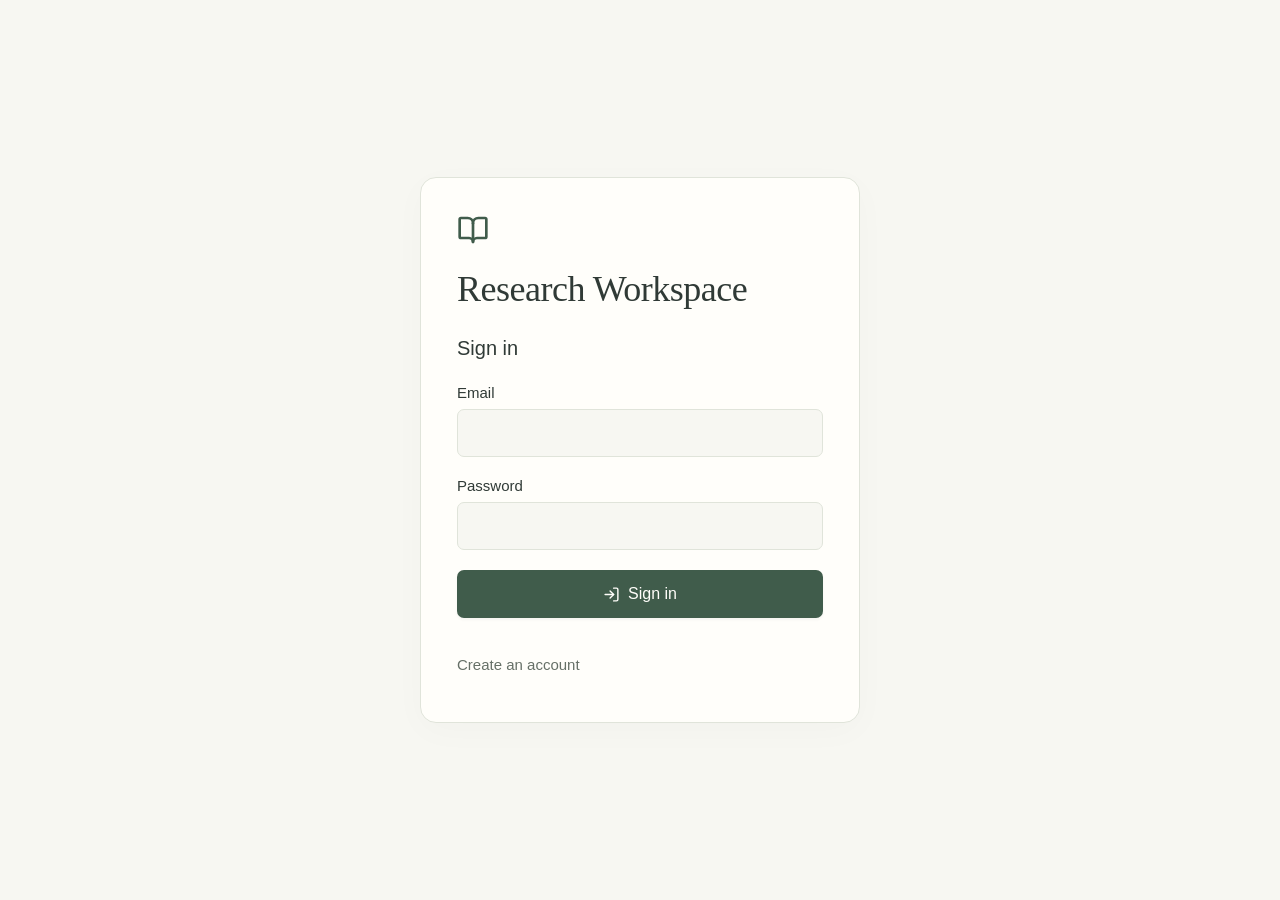
<file: index.html>
<!doctype html><html lang="en"><head><meta charset="UTF-8"><meta name="viewport" content="width=device-width,initial-scale=1,viewport-fit=cover"><meta name="color-scheme" content="light dark"><meta name="theme-color" content="#405c4b"><meta name="apple-mobile-web-app-capable" content="yes"><meta name="apple-mobile-web-app-status-bar-style" content="default"><link rel="manifest" href="./manifest.webmanifest"><link rel="apple-touch-icon" href="./app-icon-256.png"><title>Research Workspace</title><link rel="stylesheet" href="./workspace-33282766c7075881.css"><script defer src="./workspace-9fff02f7d156f352.js"></script></head><body><div id="root"></div></body></html>
</file>
